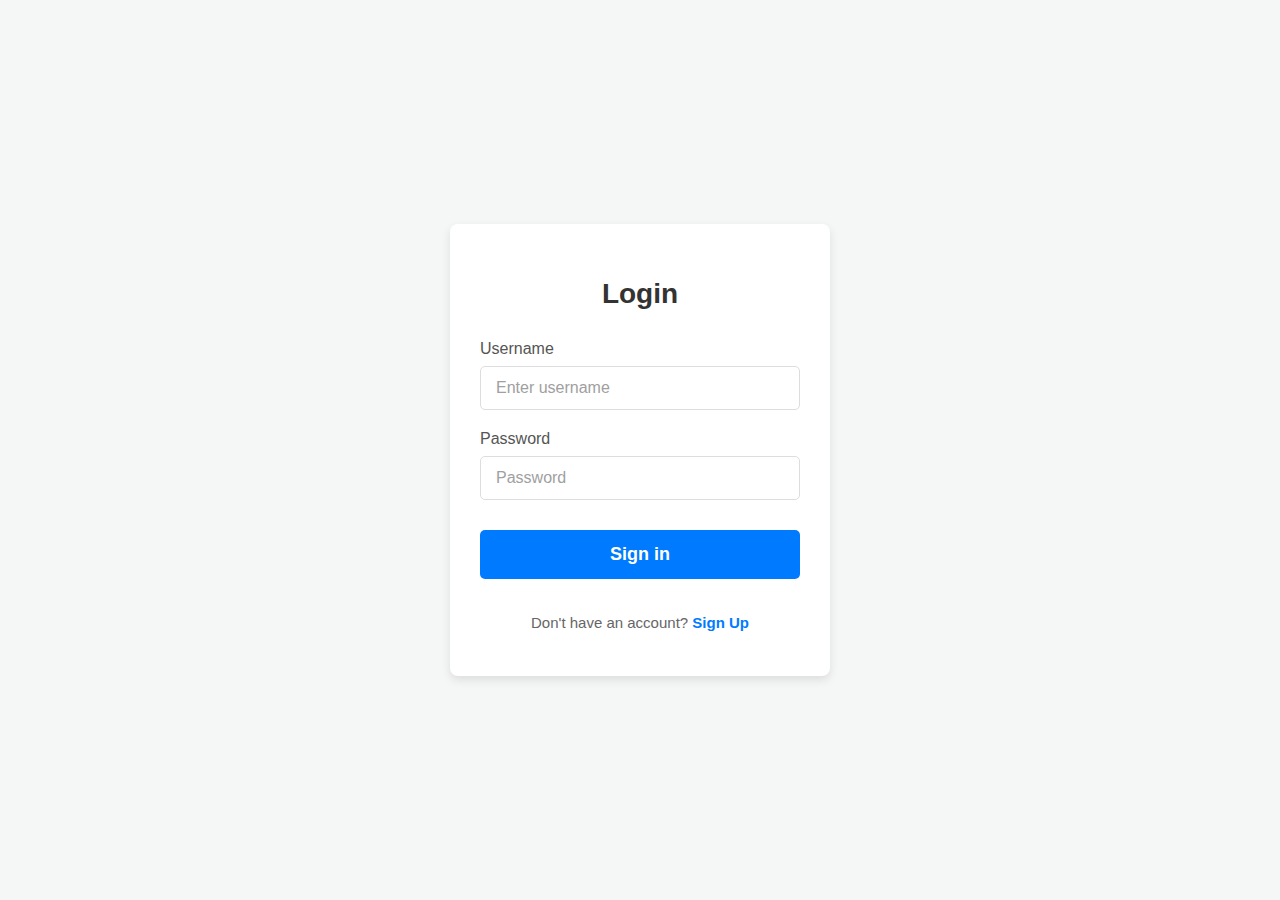
<file: index.html>
<!DOCTYPE html>
<html lang="en">
<head>
    <meta charset="UTF-8">
    <meta name="viewport" content="width=device-width, initial-scale=1.0">
    <title>Simple Login Form</title>
        <link rel="icon" href="logo.svg" type="image/svg+xml">


    <link rel="stylesheet" href="style.css"> </head>
<body>

    <div class="login-card">
        <h2 class="login-title">Login</h2>

        <div class="form-group">
            <label for="username" class="form-label">Username</label>
            <input type="text" id="username" placeholder="Enter username" class="form-input">
        </div>

        <div class="form-group">
            <label for="password" class="form-label">Password</label>
            <input type="password" id="password" placeholder="Password" class="form-input">
        </div>

        <button class="login-btn">Sign in</button>

        <p class="signup-text">
            Don't have an account? <a href="#" class="signup-link">Sign Up</a>
        </p>
    </div>
    <script src="navigate.js" type="module"></script>
 </body>

</html>
</file>
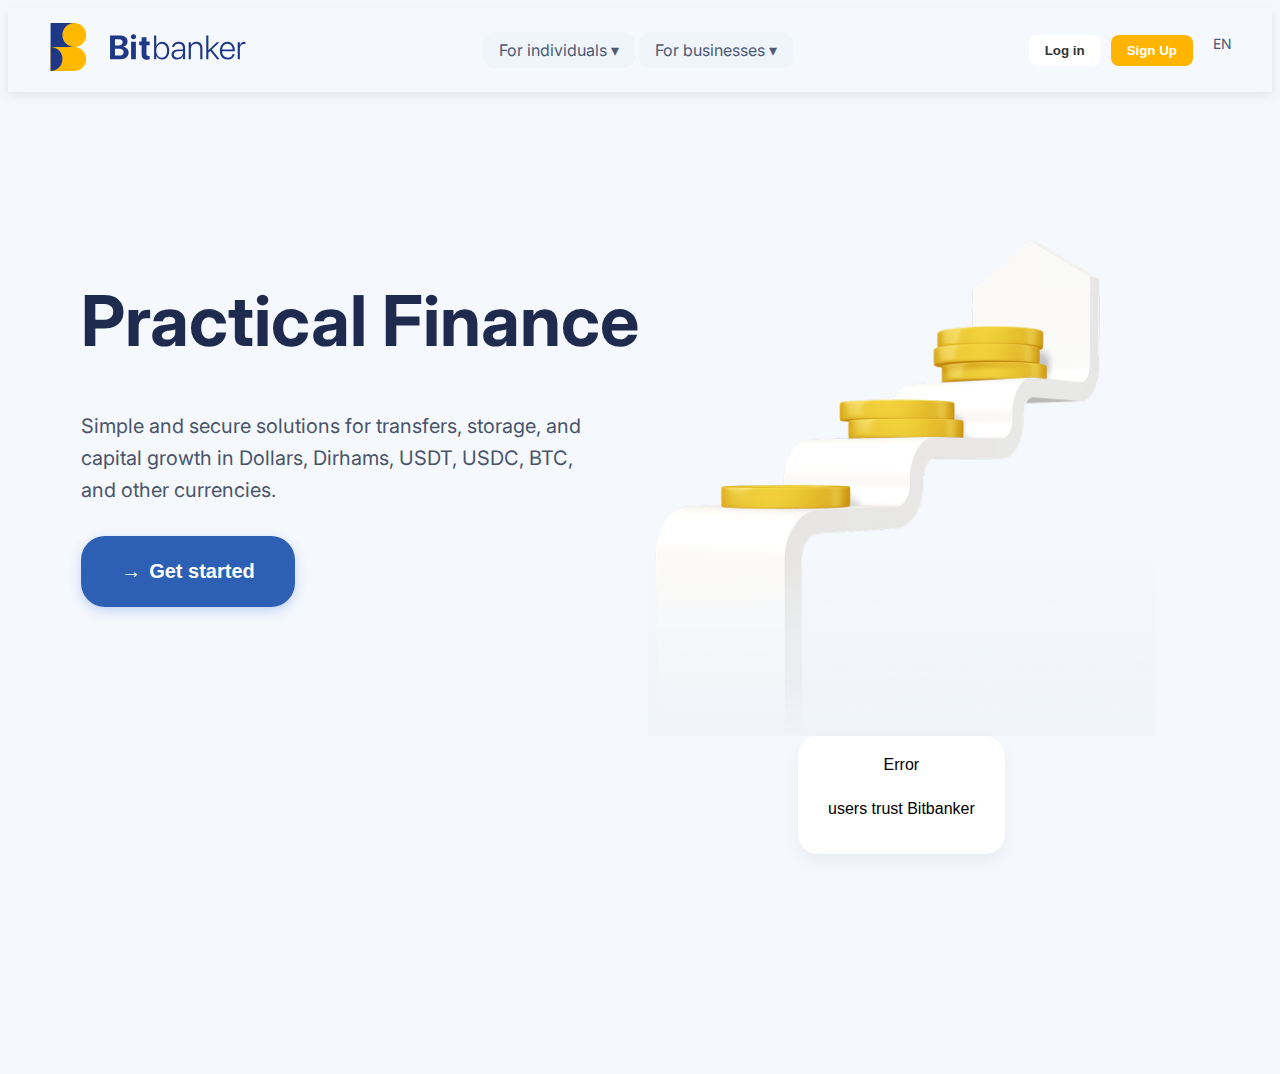
<file: landing.html>
<!DOCTYPE html>
<html lang="en">
<head>
  <meta charset="UTF-8" />
  <meta name="viewport" content="width=device-width, initial-scale=1.0"/>
  <title>Bitbanker Landing Page</title>
  <link rel="stylesheet" href="landing.css" />
  <link href="https://fonts.googleapis.com/css2?family=Inter:wght@400;600;800&display=swap" rel="stylesheet">
</head>
<body>

  <header>
    <div class="logo">
  <a href="/">
  <img src="logo.svg" alt="Bitbanker" width="200" height="48">
</a>
</div>
    <div class="nav-menu">
      <div class="menu-button">
        For individuals ▾
        <div class="dropdown">
          <div class="dropdown-section">
            <h4>Buy cryptocurrency</h4>
            <p><span class="bold">Buy instantly</span><br>Buy cryptocurrency in 3 clicks</p>
            <p><span class="bold">Exchange</span><br>Buy cryptocurrency with a limit or market order</p>
            <p><span class="bold">OTC</span><br>Over-the-counter trading of cryptocurrencies for large amounts</p>
          </div>
          <div class="dropdown-section">
            <h4>Asset Transfers</h4>
            <p><span class="bold">Between users</span><br>Transfers via email and cryptocurrency transfers</p>
            <p><span class="bold">SWIFT transfers</span><br>Dollar transfers via SWIFT</p>
            <p><span class="bold">P2P transfers</span><br>Deposit and withdrawal from balance</p>
          </div>
          <div class="dropdown-section">
            <h4>Loans and Deposits</h4>
            <p><span class="bold">Borrow money</span><br>Borrow money at 15% in USDT or 9%</p>
            <p><span class="bold">Deposit money</span><br>Up to 8% annual interest in USDT or Russian rubles</p>
          </div>
          <div class="dropdown-section">
            <h4>Investing</h4>
            <p><span class="bold">Investment products</span><br>Income up to 30% annually</p>
          </div>
        </div>
      </div>
      <div class="menu-button">For businesses ▾</div>
    </div>

    <div class="auth-buttons">
      <button class="login" onclick="location.href='login.html'">Log in</button>
      <button class="signup" onclick="location.href='signup.html'">Sign Up</button>
      <span class="lang">EN</span>
    </div>
  </header>

 <section class="hero">
  <div class="hero-text">
    <div style="width: 100%; max-width: 600px;">
  <h1 style="white-space: nowrap; font-size: 70px; font-weight: bold;">Practical Finance</h1>
</div>

    <p>Simple and secure solutions for transfers, storage, and capital growth in Dollars, Dirhams, USDT, USDC, BTC, and other currencies.</p>

      <button class="btn-start" onclick="location.href='signup.html'">
  <span>→</span> Get started
</button>

  
</a>

  </div>

  <!-- Image and counter grouped together -->
  <div class="hero-right">
    <img src="background.png" alt="Bitbanker Hero Image" class="hero-img"/>
    <div class="user-count">
      <div class="digits" id="user-counter"></div>
      <p>users trust Bitbanker</p>
    </div>
  </div>
</section>
 <script>
  async function fetchUserCount() {
    try {
      const response = await fetch('https://api.aws.bitbanker.org/latest/public/user/counter');
      const data = await response.json();
      document.getElementById('user-counter').textContent = data.count?.toLocaleString() || 'N/A';
    } catch (error) {
      console.error('Error fetching user count:', error);
      document.getElementById('user-counter').textContent = 'Error';
    }
  }

  fetchUserCount(); // Run on page load
  setInterval(fetchUserCount, 30000); // Refresh every 30 seconds
</script>


  <!-- Existing JS -->
  <script>
    const userCount = 53872;
    const targetCount = userCount + Math.floor(Math.random() * 50 + 20);
    const counterElement = document.getElementById("counter");

    function updateCounterDisplay(count) {
      counterElement.innerHTML = "";
      count.toString().padStart(6, '0').split('').forEach(digit => {
        const span = document.createElement('span');
        span.textContent = digit;
        counterElement.appendChild(span);
      });
    }

    let currentCount = userCount;
    updateCounterDisplay(currentCount);

    const interval = setInterval(() => {
      currentCount++;
      updateCounterDisplay(currentCount);
      if (currentCount >= targetCount) {
        clearInterval(interval);
      }
    }, 100);
  </script>
</body>
</html>
</file>
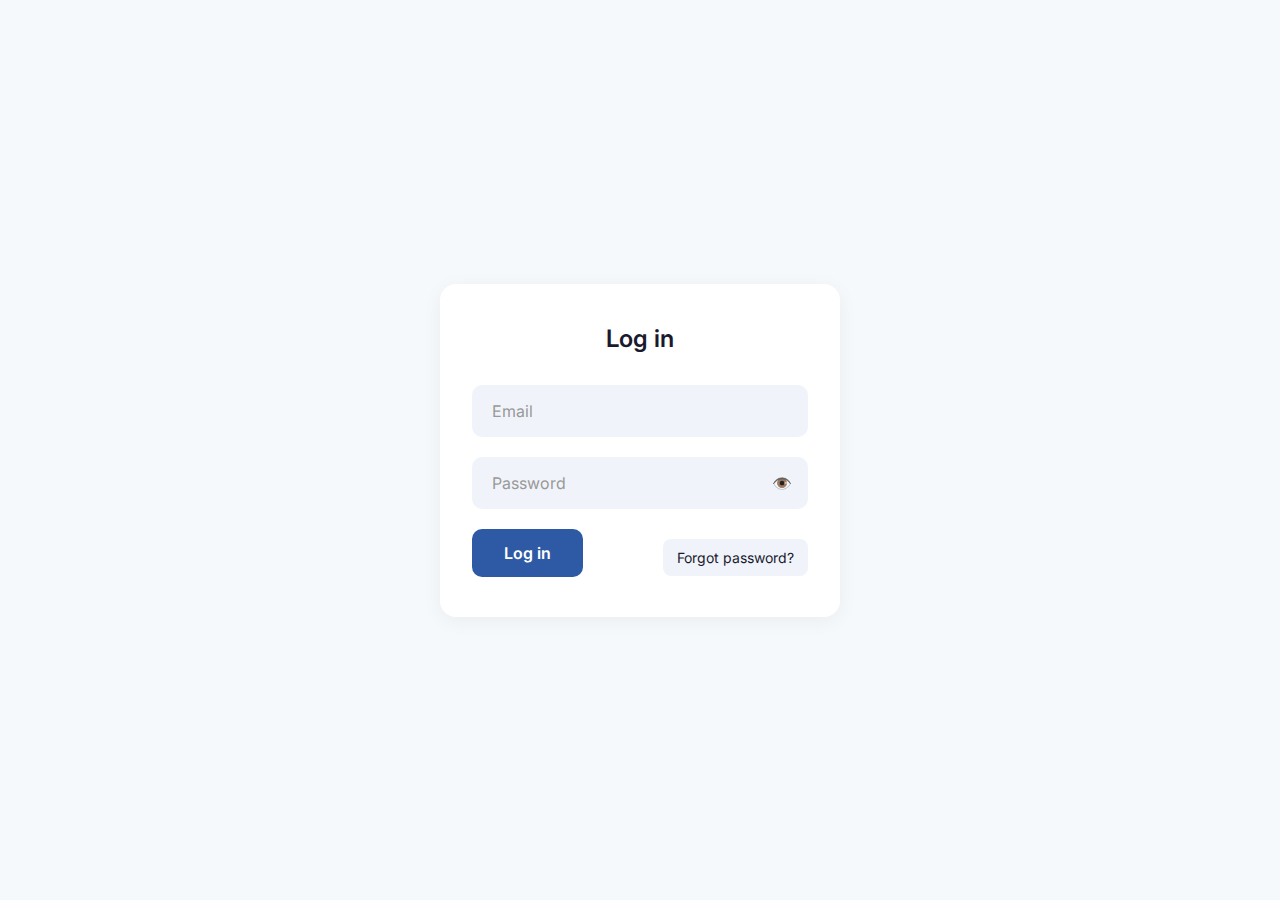
<file: login.html>
<!DOCTYPE html>
<html lang="en">
<head>
  <meta charset="UTF-8" />
  <meta name="viewport" content="width=device-width, initial-scale=1.0"/>
  <title>Login</title>
  <link rel="stylesheet" href="login.css" />
  <link href="https://fonts.googleapis.com/css2?family=Inter:wght@400;600&display=swap" rel="stylesheet">
</head>
<body>
  <div class="login-container">
    <form class="login-form">
      <h2>Log in</h2>
      <div class="input-group">
        <input type="email" placeholder="Email" required>
      </div>
      <div class="input-group password-group">
        <input type="password" placeholder="Password" id="password" required>
        <span class="toggle-password" onclick="togglePassword()">👁️</span>
      </div>
      <div class="actions">
        <button type="submit" class="login-btn">Log in</button>
        <a href="#" class="forgot">Forgot password?</a>
      </div>
    </form>
  </div>

  <script>
    function togglePassword() {
      const pass = document.getElementById("password");
      pass.type = pass.type === "password" ? "text" : "password";
    }
  </script>
</body>
</html>
</file>
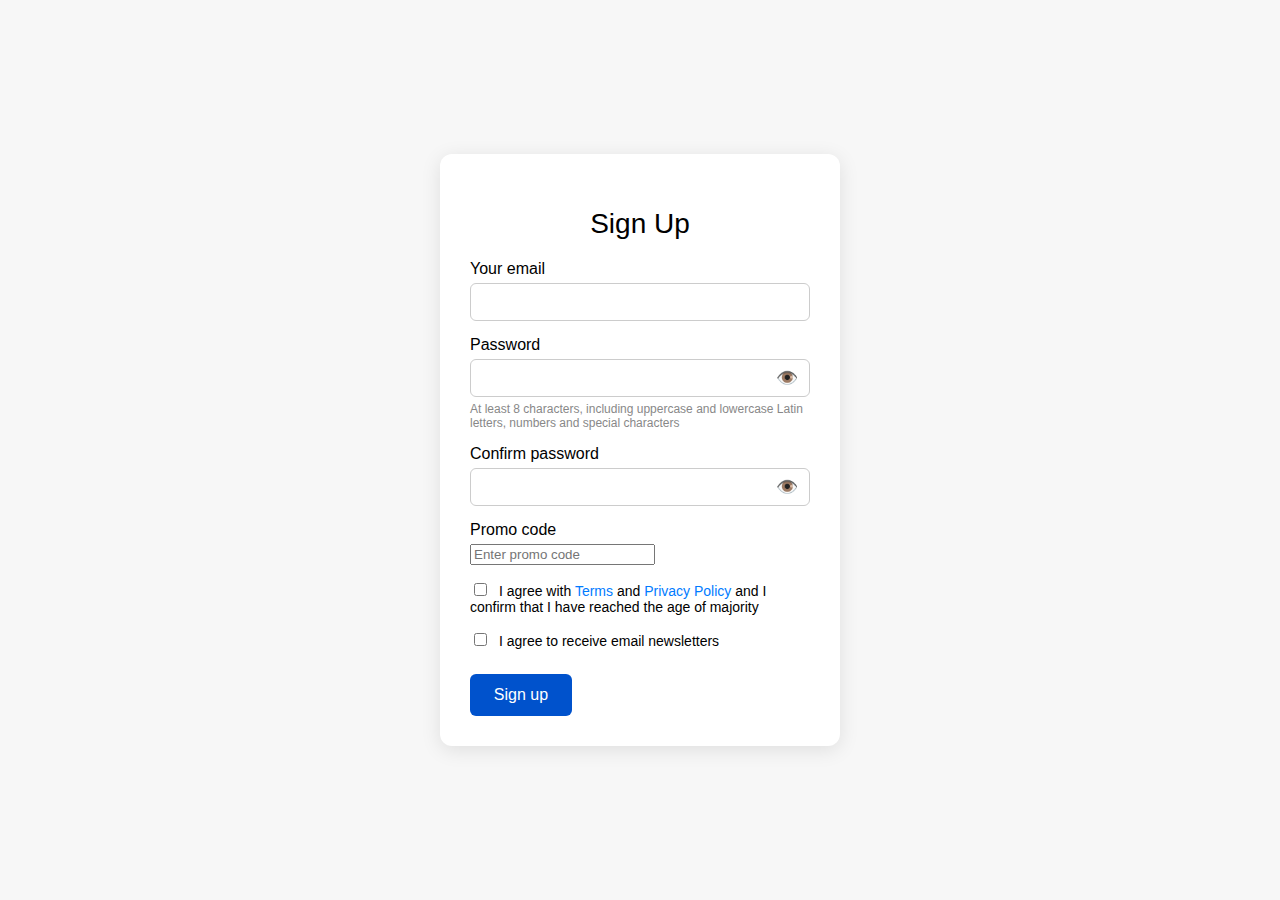
<file: signup.html>
<!DOCTYPE html>
<html lang="en">
<head>
  <meta charset="UTF-8">
  <title>Sign Up</title>
<link rel="stylesheet" href="style2.css">
</head>
<body>
  <div class="login-card">
  <h2 class="form-title">Sign Up</h2>
  <form class="signup-form">
    <label for="email">Your email</label>
    <input type="email" id="email" placeholder="" required>

    <label for="password">Password</label>
    <div class="password-wrapper">
      <input type="password" id="password" required>
      <span class="toggle-password" onclick="togglePassword('password')">👁️</span>
    </div>
    <div class="hint">At least 8 characters, including uppercase and lowercase Latin letters, numbers and special characters</div>

    <label for="confirm-password">Confirm password</label>
    <div class="password-wrapper">
      <input type="password" id="confirm-password" required>
      <span class="toggle-password" onclick="togglePassword('confirm-password')">👁️</span>
    </div>

    <label for="promo">Promo code</label>
    <input type="number" id="promo" placeholder="Enter promo code">

    <div class="checkbox-group">
      <label><input type="checkbox" required> I agree with <a href="#">Terms</a> and <a href="#">Privacy Policy</a> and I confirm that I have reached the age of majority</label>
      <label><input type="checkbox"> I agree to receive email newsletters</label>
    </div>

    <button type="submit">Sign up</button>
</div>


  <script>
    function togglePassword(id) {
      const input = document.getElementById(id);
      input.type = input.type === "password" ? "text" : "password";
    }
  </script>
</body>
</html>
</file>
<file: style.css>
body {
    font-family: 'Segoe UI', Tahoma, Geneva, Verdana, sans-serif; /* A clean, modern font */
    background-color: #f4f7f6; /* Light gray background */
    display: flex;
    justify-content: center;
    align-items: center;
    min-height: 100vh; /* Full viewport height */
    margin: 0;
    padding: 20px;
    box-sizing: border-box;
}

.login-card {
    background-color: #fff; /* White background for the card */
    border-radius: 8px; /* Rounded corners */
    box-shadow: 0 4px 10px rgba(0, 0, 0, 0.1); /* Soft shadow */
    padding: 30px;
    width: 100%;
    max-width: 380px; /* Maximum width of the card */
    box-sizing: border-box;
    display: flex;
    flex-direction: column;
    gap: 20px; /* Space between major sections */
}

.login-title {
    font-size: 28px;
    font-weight: bold;
    color: #333; /* Darker text color */
    text-align: center;
    margin-bottom: 10px; /* Space below the title */
}

.form-group {
    display: flex;
    flex-direction: column;
    gap: 8px; /* Space between label and input */
}

.form-label {
    font-size: 16px;
    color: #555;
    font-weight: 500;
}

.form-input {
    width: 100%;
    padding: 12px 15px;
    border: 1px solid #ddd; /* Light border */
    border-radius: 5px;
    font-size: 16px;
    box-sizing: border-box;
    outline: none; /* Remove default outline */
    transition: border-color 0.2s ease, box-shadow 0.2s ease;
}

.form-input::placeholder {
    color: #a0a0a0; /* Placeholder text color */
}

.form-input:focus {
    border-color: #007bff; /* Blue border on focus */
    box-shadow: 0 0 0 3px rgba(0, 123, 255, 0.25); /* Blue glow on focus */
}

.login-btn {
    width: 100%;
    padding: 14px 20px;
    background-color: #007bff; /* Blue button */
    color: white;
    border: none;
    border-radius: 5px;
    font-size: 18px;
    font-weight: bold;
    cursor: pointer;
    margin-top: 10px; /* Space above the button */
    transition: background-color 0.2s ease, transform 0.1s ease;
}

.login-btn:hover {
    background-color: #0056b3; /* Darker blue on hover */
    transform: translateY(-1px); /* Slight lift */
}

.login-btn:active {
    background-color: #004085; /* Even darker on click */
    transform: translateY(0); /* Return to original position */
}

.signup-text {
    text-align: center;
    font-size: 15px;
    color: #666;
    margin-top: 15px; /* Space above the signup text */
}

.signup-link {
    color: #007bff; /* Blue link */
    text-decoration: none; /* Remove underline */
    font-weight: bold;
}

.signup-link:hover {
    text-decoration: underline; /* Underline on hover */
}
</file>
<file: landing.css>
/* mao ni ang overall landing*/
* {
  margin: 10;
  padding: 100;
  box-sizing: border-box;
}

body {
  font-family: 'Inter', sans-serif;
  background-color: #f5f8fc;
}

/* Header text*/
header {
  display: flex;
  justify-content:space-between;
  align-items: center;
  color: #4d5a74;
  padding: 15px 40px;
  box-shadow: 0 4px 10px rgba(0,0,0,0.08);
  position: relative;
  background-color: #f5f8fc; /* same as landing */
  gap: 24px;
}
/*logo sa bitbanker*/
.logo {
  display: flex;
  align-items: center;
  font-size: 24px;
  font-weight: bold;
  color: #031449;
}

.nav-menu {
  display: flex;
  align-items: center;
  gap: 4px;
  background: none;
    border: none;
    cursor: pointer;
    font-size: 16px;
}

.menu-button {
  background-color: #f0f4fb;
  padding: 8px 16px;
  border-radius: 12px;
  cursor: pointer;
  position: relative;
}

/* Hover to show dropdown */
.menu-button:hover .dropdown {
  display: flex;
  opacity: 1;
  transform: translateY(0);
  pointer-events: auto;
}

.dropdown {
  display: none;
  flex-wrap: wrap;
  flex-direction: row;
  top: 100%;
  left: 0;
  margin-top: 12px;
  padding: 40px 80px;
  border-radius: 0 0 20px 20px;
  box-shadow: 0 8px 20px rgba(0,0,0,0.08);
  position: absolute;
  background-color: white;
  width: max-content;
  max-width: 1000px;
  justify-content: space-between;
  z-index: 1000;

  /* Fade + slide animation */
  opacity: 0;
  transform: translateY(20px);
  pointer-events: none;
  transition: opacity 0.4s ease-in-out 0.1s, transform 0.4s ease-in-out 0.1s;
}

/* Animate sections in sequence */
.dropdown-section {
  flex: 1;
  padding-right: 30px;
  opacity: 0;
  transform: translateY(20px);
  transition: opacity 0.4s ease, transform 0.4s ease;
}

.menu-button:hover .dropdown-section:nth-child(1) {
  transition-delay: 0.1s;
  opacity: 1;
  transform: translateY(0);
}
.menu-button:hover .dropdown-section:nth-child(2) {
  transition-delay: 0.2s;
  opacity: 1;
  transform: translateY(0);
}
.menu-button:hover .dropdown-section:nth-child(3) {
  transition-delay: 0.3s;
  opacity: 1;
  transform: translateY(0);
}
.menu-button:hover .dropdown-section:nth-child(4) {
  transition-delay: 0.4s;
  opacity: 1;
  transform: translateY(0);
}

.dropdown-section h4 {
  font-size: 15px;
  font-weight: 600;
  color: #49546a;
  margin-bottom: 18px;
  line-height: 1.4;
}

.dropdown-section p {
  margin: 14px 0;
  font-size: 12px;
  font-weight: 50;
  color: #49546a;
  line-height: 1.6;
}

.dropdown-section p .bold {
  display: block;
  font-weight: 600;
  font-size: 15px;
  color: #001c55;
  margin-bottom: 4px;
}

.auth-buttons {
  display: flex;
  gap: 10px;
}

.auth-buttons button {
  padding: 8px 16px;
  border: none;
  border-radius: 8px;
  cursor: pointer;
  font-weight: bold;
}

.login {
  background-color: white;
  color: #333;
  border: 1px solid #ccc;
}

.signup {
  background-color: #ffb400;
  color: white;
}

.lang {
  margin-left: 10px;
  font-size: 14px;
}

/* Hero Section */
.hero {
  display: flex;
  justify-content: space-betweein;
  align-items: flex-in;
  max-width: 1200px;
  margin: 140px  10px;
  padding: 0 5%;
  flex-wrap: wrap;
  gap: 60px;
  padding-bottom: 80px;
}

.hero-text {
  flex: 1;
  min-width: 300px;
  margin-left: 500;
  
}

.hero-text h1 {
  font-size: 70px;
  font-weight: 800;
  line-height: 1.2;
  color: #1e2b4e;
}

.hero-text p {
  font-size: 20px;
  font-weight: 400;
  color: #49546a;
  line-height: 1.6;
  margin-bottom: 30px;
  max-width: 600px;
}

.btn-start {
  display: inline-flex;
  align-items: center;
  gap: 8px;
  font-size: 20px;
  font-weight: 600;
  padding: 24px 40px;
  border: none;
  border-radius: 24px;
  background-color: #2d5fb4;
  color: white;
  box-shadow: 0 4px 12px rgba(46, 99, 230, 0.25);
  cursor: pointer;
  transition: background-color 0.2s ease, box-shadow 0.2s ease;
}

.btn-start:hover {
  background-color: #587dec;
}

/* Right Side Image */
.hero-right {
  display: flex;
  flex-direction: column;
  align-items: right;
  flex: 1;
  min-width: 328px;
}

.hero-img {
  width: 1000px;
  max-width: 100%;
  height: auto;
  object-fit:fill;
  
}

/* Responsive Mobile Dropdown */
@media (max-width: 768px) {
  .dropdown {
    position: static;
    display: none;
    transform: none !important;
    opacity: 1 !important;
    padding: 20px;
    flex-direction: column;
    box-shadow: none;
    border-radius: 0;
    pointer-events: auto;
  }

  .dropdown-section {
    opacity: 1 !important;
    transform: none !important;
    transition: none !important;
    padding-bottom: 20px;
  }

  .menu-button {
    width: 100%;
  }
}
.user-count {
  display: flex;
  flex-direction: column;
  align-items: center;
  justify-content: center;
  padding: 20px 30px;
  background: #fff;
  border-radius: 20px;
  box-shadow: 0 8px 16px rgba(0, 0, 0, 0.05);
  font-family: 'Segoe UI', sans-serif;
  max-width: 320px;
  margin: auto;
}

.digits {
  display: flex;
  gap: 6px;
  margin-bottom: 10px;
}

.digit {
  width: 40px;
  height: 60px;
  background: linear-gradient(to bottom, #f0f4fa, #e4e9f1);
  border-radius: 8px;
  box-shadow: inset 0 2px 4px rgba(0, 0, 0, 0.1);
  color: #1b2431;
  font-size: 48px;
  font-weight: bold;
  display: flex;
  align-items: center;
  justify-content: center;
  background-image: linear-gradient();
  background-blend-mode: overlay;
}
</file>
<file: login.css>
* {
  margin: 0;
  padding: 0;
  box-sizing: border-box;
  font-family: 'Inter', sans-serif;
}

body {
  background-color: #f6f9fc;
  display: flex;
  justify-content: center;
  align-items: center;
  height: 100vh;
}

.login-container {
  background: #fff;
  padding: 40px 32px;
  border-radius: 16px;
  box-shadow: 0 4px 20px rgba(0, 0, 0, 0.05);
  width: 100%;
  max-width: 400px;
}

.login-form h2 {
  text-align: center;
  color: #1a1a2e;
  font-weight: 600;
  margin-bottom: 32px;
}

.input-group {
  margin-bottom: 20px;
  position: relative;
}

.input-group input {
  width: 100%;
  padding: 16px 20px;
  border: none;
  background-color: #f0f4fa;
  border-radius: 10px;
  font-size: 16px;
  color: #1a1a2e;
}

.input-group input::placeholder {
  color: #999;
}

.password-group {
  display: flex;
  align-items: center;
}

.toggle-password {
  position: absolute;
  right: 16px;
  top: 50%;
  transform: translateY(-50%);
  cursor: pointer;
  font-size: 16px;
  color: #333;
}

.actions {
  display: flex;
  justify-content: space-between;
  align-items: center;
  margin-top: 20px;
  flex-wrap: wrap;
}

.login-btn {
  background-color: #2e5aa5;
  color: white;
  padding: 14px 32px;
  border: none;
  border-radius: 10px;
  font-size: 16px;
  cursor: pointer;
  font-weight: 600;
}

.forgot {
  font-size: 14px;
  color: #1a1a2e;
  text-decoration: none;
  background-color: #f0f4fa;
  padding: 10px 14px;
  border-radius: 8px;
  margin-top: 10px;
}
</file>
<file: style2.css>
body {
  margin: 0;
  font-family: Arial, sans-serif;
  background-color: #f7f7f7;
  display: flex;
  justify-content: center;
  align-items: center;
  height: 100vh;
  font-weight:normal;
}

.login-card {
  background-color: #fff;
  border-radius: 12px;
  box-shadow: 0 4px 20px rgba(0, 0, 0, 0.1);
  padding: 30px;
  width: 100%;
  max-width: 400px;
  box-sizing: border-box;
  font-weight:normal;
}

.form-title {
  text-align: center;
  margin-bottom: 20px;
  font-size: 28px;
  font-weight: bold;
  font-weight:normal;
}

.signup-form label {
  display: block;
  margin-top: 15px;
  margin-bottom: 5px;
  font-weight: ;
}

.signup-form input[type="text"],
.signup-form input[type="email"],
.signup-form input[type="password"] 

{
  width: 100%;
  padding: 10px 12px;
  border: 1px solid #ccc;
  border-radius: 6px;
  box-sizing: border-box;
  font-size: 14px;
}

.password-wrapper {
  position: relative;
}

.password-wrapper input {
  width: 100%;
  padding-right: 40px;
}

.toggle-password {
  position: absolute;
  right: 12px;
  top: 50%;
  transform: translateY(-50%);
  cursor: pointer;
  font-size: 18px;
  color: #333;
}

.hint {
  font-size: 12px;
  color: #888;
  margin-top: 5px;
}

.checkbox-group {
  margin-top: 15px;
  font-size: 14px;
  width: 100%;
}

.checkbox-group input {
  margin-right: 8px;
  
}

.checkbox-group a {
  color: #007bff;
  text-decoration: none;
}

button[type="submit"] {
  width: 30%;
  margin-top: 20px;
  padding: 12px;
  background-color: #0052cc;
  color: white;
  font-size: 16px;
  border: none;
  border-radius: 6px;
  cursor: pointer;
}

button[type="submit"]:hover {
  background-color: #003fa3;
}

.signin-text {
  margin-top: 15px;
  text-align: center;
  font-size: 14px;
}
</file>
